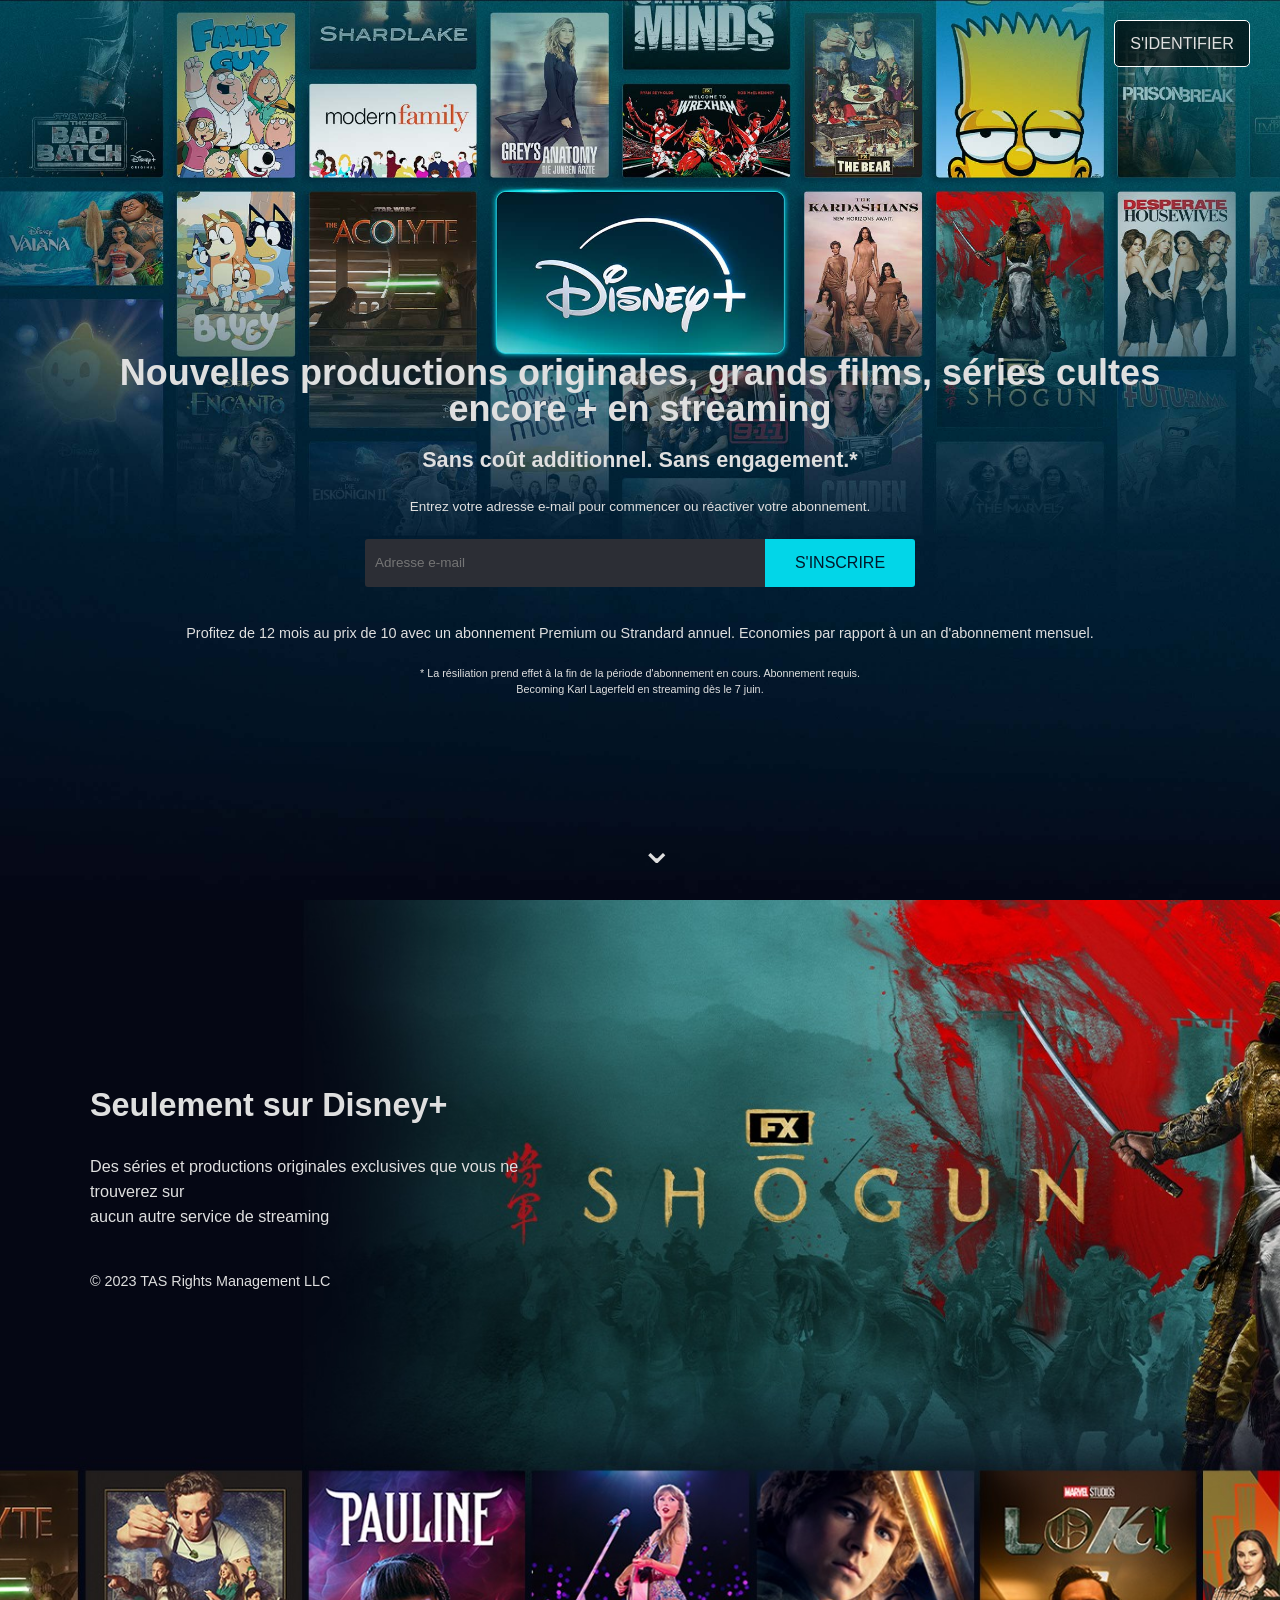
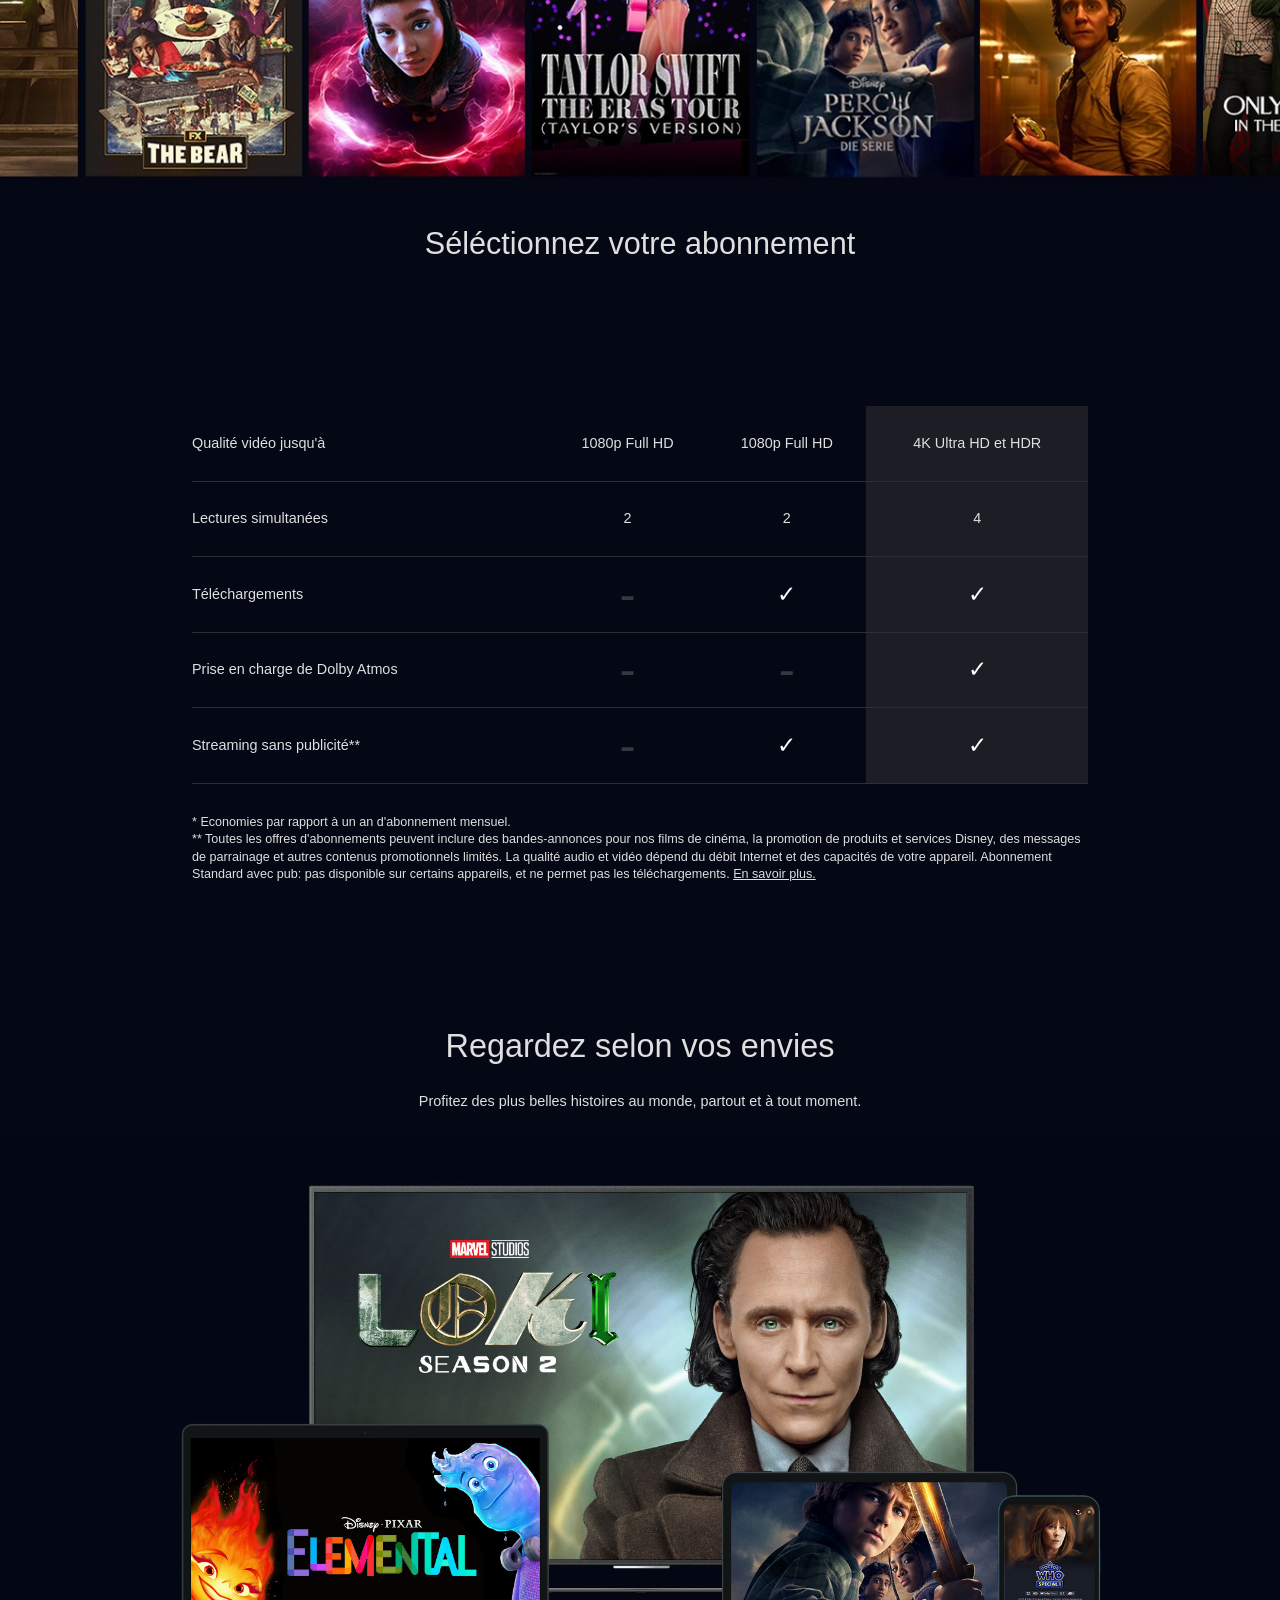
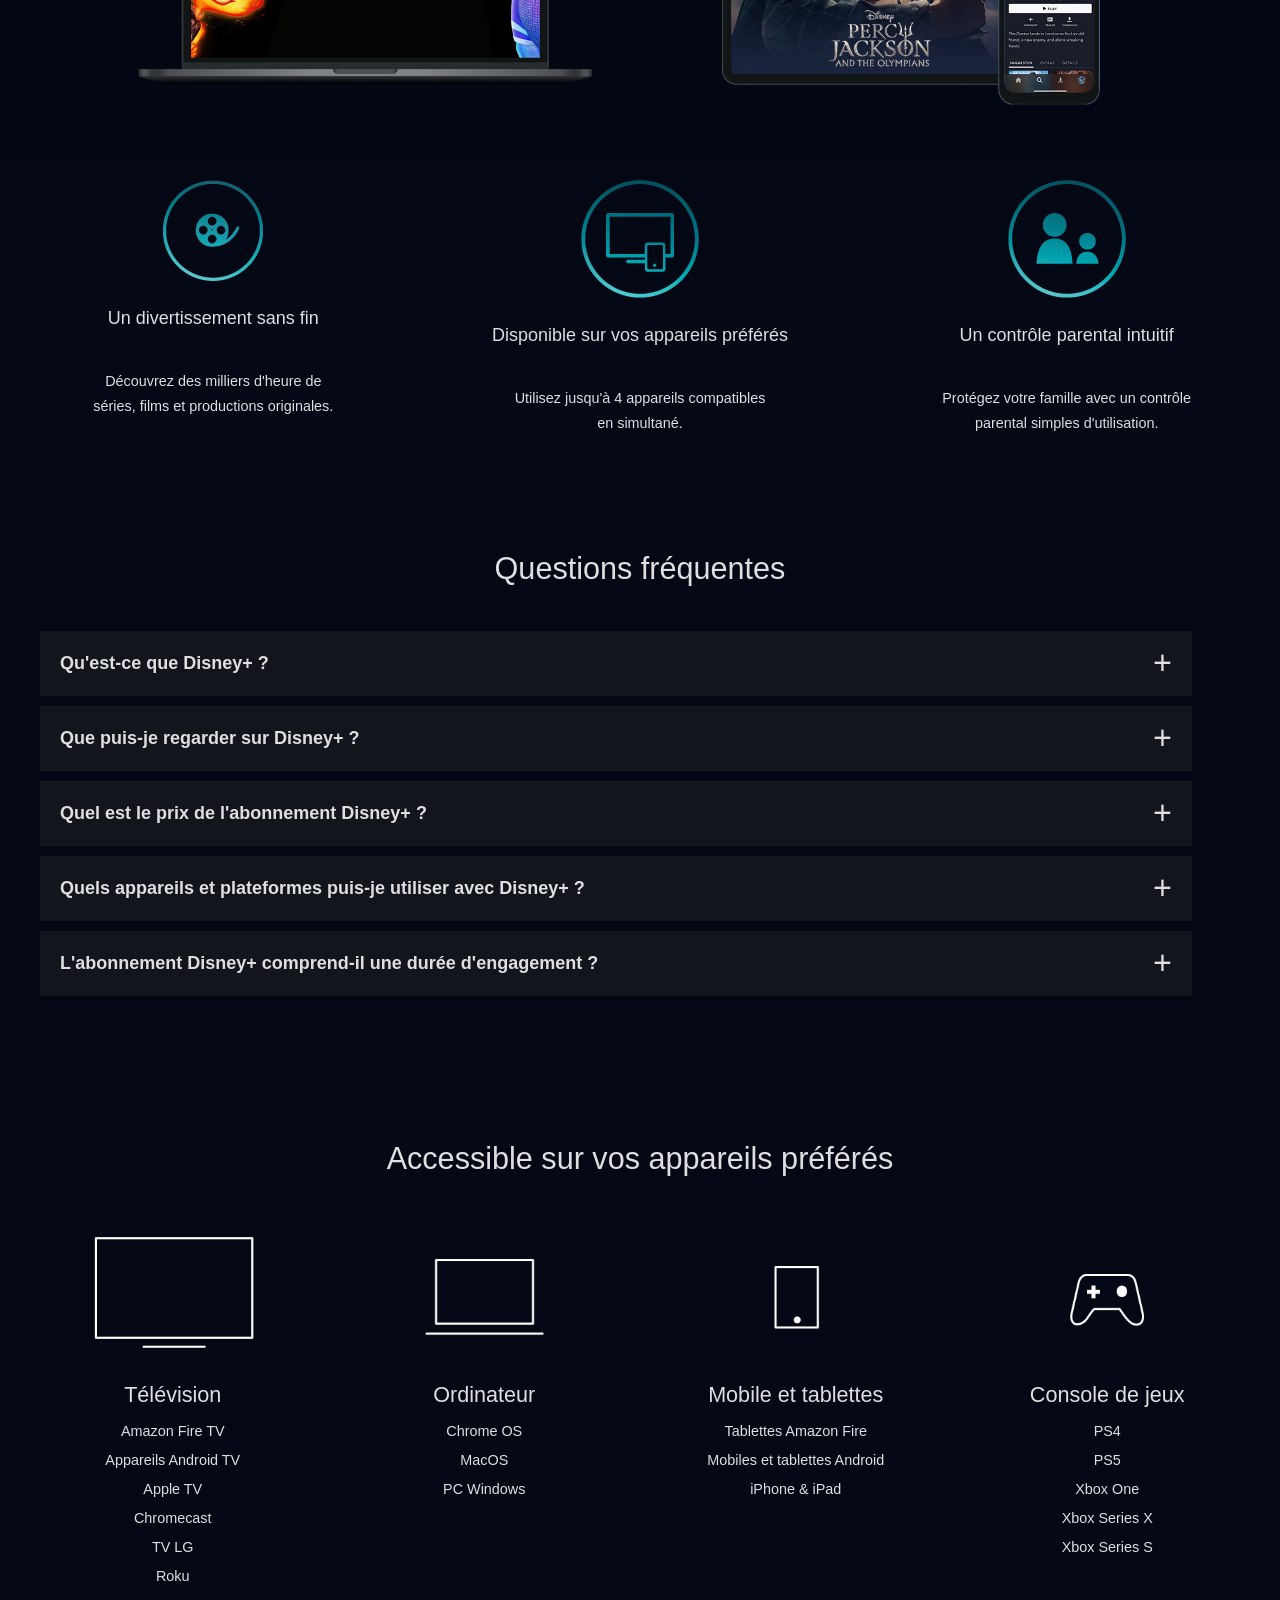
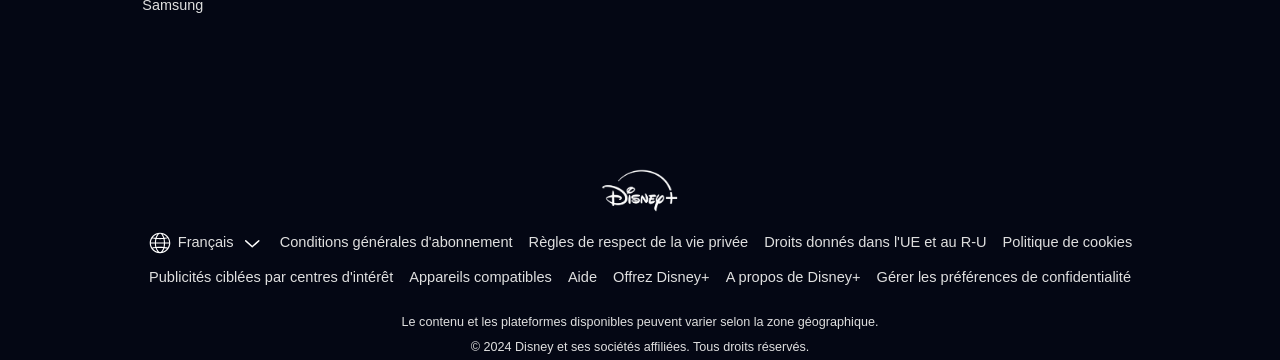
<file: index.html>
<!DOCTYPE html>
<html lang="fr">

<head>
    <meta charset="UTF-8">
    <meta name="viewport" content="width=device-width, initial-scale=1.0">
    <link rel="stylesheet" href="./css/normalize.css">
    <link rel="stylesheet" href="./css/style.css">
    <link rel="stylesheet" href="./css/style-tablette.css" media="screen and (min-width: 769px) and (max-width: 1024px)">
    <link rel="stylesheet" href="./css/style-telephone.css" media="screen and (max-width: 768px)">
    <link rel="stylesheet" href="./css/style-tres-petit-ecran.css" media="screen and (max-width: 500px)">
    <link rel="icon" href="./img/favicon-v2.ico" type="image/x-icon">
    <title>Disney+</title>
</head>

<body>
    <!-- ========================================
         SECTION PAGE D'ACCUEIL
         ======================================== -->
    <section class="page_accueil">
        <header class="header_disney">
            <a href="https://www.disneyplus.com/identity/login/enter-email" class="btn_identification">S'IDENTIFIER</a>
        </header>
        <div class="texte_central">
            <h1>Nouvelles productions originales, grands films, séries cultes <br> encore + en streaming</h1>
            <p class="engagement">Sans coût additionnel. Sans engagement.*</p>
            <p class="instruction">Entrez votre adresse e-mail pour commencer ou réactiver votre abonnement.</p>
            <form class="formulaire">
                <input type="email" name="champ_mail" id="id_mail" placeholder="Adresse e-mail" required>
                <button type="submit" class="btn_incription">S'INSCRIRE</button>
            </form>
            <p class="offre">Profitez de 12 mois au prix de 10 avec un abonnement Premium ou Strandard annuel.
                Economies
                par
                rapport à un an d'abonnement mensuel.</p>
            <div>
                <p class="note_bas">* La résiliation prend effet à la fin de la période d'abonnement en cours.
                    Abonnement requis.</p>
                <p class="note_bas">Becoming Karl Lagerfeld en streaming dès le 7 juin.</p>
            </div>

            <div class="fleche"><a href="#disney">⌄</a></div>
        </div>

    </section>

    <!-- ========================================
         SECTION DISNEY
         ======================================== -->
    <section class="section_disney" id="disney">
        <div class="div_disney">
            <h2>Seulement sur Disney+</h2>
            <p class="text_disney">Des séries et productions originales exclusives que vous ne trouverez sur <br>aucun
                autre
                service de
                streaming</p>
            <p class="copy">© 2023 TAS Rights Management LLC</p>
            <p class="img_tel"></p>
            <!-- Bloc vide utilisé uniquement comme support d'image en CSS sur mobile. -->
        </div>
    </section>

    <!-- ========================================
         SECTION ABONNEMENTS
         ======================================== -->
    <section class="abonnement">
        <div class="container_abonnement">
            <h3 class="titre_abonnement">Séléctionnez votre abonnement</h3>
            <div class="tableau_abonnement">
                <table>
                    <tbody>
                        <tr class="bouton_tel">
                            <th></th>
                            <td>STANDARD <br> AVEC PUB</td>
                            <td>STANDARD</td>
                            <td class="pre fin">PREMIUM</td>
                        </tr>
                        <tr class="prix_tel">
                            <th></th>
                            <td>5,99€ / mois</td>
                            <td>8,99€ / mois</td>
                            <td>11,99€ / mois</td>
                        </tr>
                        <tr class="text_abo_tel">
                            <td colspan="3">Profitez de 12 mois au prix de 10*</td>
                        </tr>
                                    <tr class="text_abo_tel">
                            <th>Profitez de 12 mois au prix de 10*</th>
                            <td class="trait">-</td>
                                    <!-- Lignes dupliquées pour la version mobile : le libellé passe au-dessus des valeurs. -->
                            <td class="prix">89,90€ / an</td>
                            <td class="prix fin">119,90€ / an</td>
                        </tr>

                        <tr>
                        <tr class="text_abo_tel">
                            <td colspan="3">Qualité vidéo jusqu'à</td>
                        </tr>
                        <th>Qualité vidéo jusqu'à</th>
                        <td>1080p Full HD</td>
                        <td>1080p Full HD</td>
                        <td class="fin">4K Ultra HD et HDR</td>
                        </tr>
                        <tr>
                        <tr class="text_abo_tel">
                            <td colspan="3">Lectures simultanées</td>
                        </tr>
                        <th>Lectures simultanées</th>
                        <td>2</td>
                        <td>2</td>
                        <td class="fin">4</td>
                        </tr>
                        <tr>
                        <tr class="text_abo_tel">
                            <td colspan="3">Téléchargements</td>
                        </tr>
                        <th>Téléchargements</th>
                        <td class="trait">-</td>
                        <td class="coche">✓</td>
                        <td class="coche fin">✓</td>
                        </tr>
                        <tr>
                        <tr class="text_abo_tel">
                            <td colspan="3">Prise en charge de Dolby Atmos</td>
                        </tr>
                        <th>Prise en charge de Dolby Atmos</th>
                        <td class="trait">-</td>
                        <td class="trait">-</td>
                        <td class="coche fin">✓</td>
                        </tr>
                        <tr>
                        <tr class="text_abo_tel">
                            <td colspan="3">Streaming sans publicité**</td>
                        </tr>
                        <th>Streaming sans publicité**</th>
                        <td class="trait">-</td>
                        <td class="coche">✓</td>
                        <td class="coche fin">✓</td>
                        </tr>
                    </tbody>
                </table>
            </div>
            <div class="note_bas_tableau">
                <p>* Economies par rapport à un an d'abonnement mensuel.<br>** Toutes les offres d'abonnements peuvent
                    inclure des bandes-annonces pour nos films de cinéma, la
                    promotion de produits et services Disney, des messages de parrainage et autres contenus
                    promotionnels limités. La qualité audio et vidéo dépend du débit Internet et des capacités de votre
                    appareil. Abonnement Standard avec pub: pas disponible sur certains appareils, et ne permet pas les
                    téléchargements. <a
                        href="https://help.disneyplus.com/?utm_source=disneyplus&utm_medium=web&utm_campaign=EMEA-comp-chart&utm_content=home-page">En
                        savoir plus.</a></p>
            </div>
        </div>
    </section>

    <!-- ========================================
         SECTION PUBLICITÉ & BÉNÉFICES
         ======================================== -->
    <section class="pub">
        <h2>Regardez selon vos envies</h2>
        <p>Profitez des plus belles histoires au monde, partout et à tout moment.</p>
        <div class="image_pub"><img src="./img/original.jpeg" alt="Photo Loki"></div>
        <div class="benef_ligne">
            <div class="benef_item">
                <img src="./img/logo-bobine-film.png" alt="logo bobine de film">
                <h3>Un divertissement sans fin</h3>
                <p>Découvrez des milliers d'heure de séries, films et productions originales.</p>
            </div>
            <div class="benef_item">
                <img src="./img/logo-ecran-couleur.png" alt="logo ecran">
                <h3>Disponible sur vos appareils préférés</h3>
                <p>Utilisez jusqu'à 4 appareils compatibles en simultané.</p>
            </div>
            <div class="benef_item">
                <img src="./img/original_9.png" alt="Logo contrôle parental">
                <h3>Un contrôle parental intuitif</h3>
                <p>Protégez votre famille avec un contrôle parental simples d'utilisation.</p>
            </div>
        </div>
    </section>

    <!-- ========================================
         SECTION FAQ
         ======================================== -->
    <section class="faq">
        <h3>Questions fréquentes</h3>
        <div class="contenu_faq">
            <div class="faq_item">
                <p class="faq_question">Qu'est-ce que Disney+ ?<span class="icon">+</span></p>
                <div class="faq_reponse">
                    <p>Disney+ est la destination des univers Disney,Pixar,Marvel,Star Wars,National
                        Geographic,Star et encore +.</p>
                </div>
            </div>
            <div class="faq_item">
                <p class="faq_question">Que puis-je regarder sur Disney+ ? <span class="icon">+</span></p>
                <div class="faq_reponse">
                    <p>Disney+ vous offre une collection d'histoires qui ne cesse de s'agrandir :</p>
                    <ul>
                        <li>Des séries et des films originaux exclusifs</li>
                        <li>Des classiques intemporels aux succès récents réalisés par Walt Disney Animation Studios
                        </li>
                        <li>Toujours plus de divertissement avec des comédies, des drames, des histoires inspirées de
                            faits
                            réels et tant d'autres contenus</li>
                        <li>Des histoires émouvantes et pour tous les âges animées par les talentueux artistes de Pixar
                        </li>
                        <li>Toute la sage Star Wars et une grande partie de l'univers cinématographique Marvel</li>
                        <li>Des documentaires National Geographic, sans oublier des productions spéciales et bien plus
                            encore</li>
                    </ul>
                </div>
            </div>
            <div class="faq_item">
                <p class="faq_question">Quel est le prix de l'abonnement Disney+ ? <span class="icon">+</span></p>
                <div class="faq_reponse">
                    <p>Vous pouvez choisir parmi trois niveaux d'abonnement à Disney+:</p>
                    <ul>
                        <li>Premium (11,99 €/mois ou 119,90 €/an): Résolution jusqu'à 4K Ultra HD et HDR. 4 lectures
                            simultanées. Téléchargements pour lecture hors ligne jusqu'à 10 appareils. Son Dolby Atmos
                            sur
                            les
                            contenus compatibles. Sans publicité.</li>
                        <li>Standard (8,99 €/mois ou 89,90 €/an): Résolution jusqu'à 1080p Full HD. 2 lectures
                            simultanées.
                            Téléchargements pour lecture hors ligne jusqu'à 10 appareils. Son surround 5.1 sur les
                            contenus
                            compatibles. Sans publicité.</li>
                        <li>Standard avec pub (5,99 €/mois): Résolution jusqu'à 1080p Full HD. 2 lectures simultanées.
                            Son
                            surround 5.1 sur les contenus compatibles.</li>
                    </ul>
                    <p>À la fin de votre période d'abonnement, votre abonnement sera renouvelé automatiquement pour la
                        même
                        période au tarif Premium alors en vigueur (actuellement ceux indiqués ci-dessus), sauf si vous
                        le
                        résiliez avant ou si vous sélectionnez une autre offre. <br><br>Vous pouvez également offrir un
                        an de Disney+ à un ami ou un membre de votre famille en cliquant
                        ici.</p>
                    <p class="disclaimer">Toutes les offres d'abonnements peuvent inclure des bandes-annonces pour nos
                        films de cinéma, la promotion de produits et services Disney, des messages de parrainage et
                        autres contenus promotionnels limités. La qualité audio et vidéo dépend du débit Internet et des
                        capacités de votre appareil.
                        Abonnement Standard avec pub: pas disponible sur certains appareils, et ne permet pas les
                        téléchargements. En savoir plus.</p>
                </div>
            </div>
            <div class="faq_item">
                <p class="faq_question">Quels appareils et plateformes puis-je utiliser avec Disney+ ? <span
                        class="icon">+</span></p>
                <div class="faq_reponse">
                    <p>Disney+ est accessible sur mobiles, navigateurs Web, consoles de jeux, décodeurs TV et TV
                        connectées. Cliquez ici pour retrouver la liste complète des appareils compatibles.</p>
                </div>
            </div>
            <div class="faq_item">
                <p class="faq_question">L'abonnement Disney+ comprend-il une durée d'engagement ? <span
                        class="icon">+</span></p>
                <div class="faq_reponse">
                    <p>Disney+ est sans engagement et vous pouvez annuler votre abonnement quand vous le souhaitez.
                        L'annulation sera effective à la fin de la période pour laquelle vous avez payé. Pour vous
                        désabonner, suivez ces 6 étapes:</p>
                    <ol>
                        <li>Identifiez-vous sur www.DisneyPlus.com</li>
                        <li>Sélectionnez votre profil</li>
                        <li>Sélectionnez Compte</li>
                        <li>Sélectionnez votre abonnement</li>
                        <li>Sélectionnez Résilier l'abonnement</li>
                        <li>Sélectionnez Continuer pour résilier</li>
                    </ol>
                    <p>Pour plus d'informations, cliquez ici.</p>
                </div>
            </div>
        </div>
    </section>

    <!-- ========================================
         SECTION APPAREILS COMPATIBLES
         ======================================== -->
    <section class="appareil">
        <h3>Accessible sur vos appareils préférés</h3>
        <div class="appareil_container">
            <div class="appareil_item">
                <img src="./img/logo-television.png" alt="Télévision" class="appareil_icon">
                <h3>Télévision</h3>
                <ul>
                    <li>Amazon Fire TV</li>
                    <li>Appareils Android TV</li>
                    <li>Apple TV</li>
                    <li>Chromecast</li>
                    <li>TV LG</li>
                    <li>Roku</li>
                    <li>Samsung</li>
                </ul>
            </div>
            <div class="appareil_item">
                <img src="./img/logo-ecran-ordinateur.png" alt="Ordinateur" class="appareil_icon">
                <h3>Ordinateur</h3>
                <ul>
                    <li>Chrome OS</li>
                    <li>MacOS</li>
                    <li>PC Windows</li>
                </ul>
            </div>
            <div class="appareil_item">
                <img src="./img/logo-tablet.png" alt="Mobile" class="appareil_icon">
                <h3>Mobile et tablettes</h3>
                <ul>
                    <li>Tablettes Amazon Fire</li>
                    <li>Mobiles et tablettes Android</li>
                    <li>iPhone & iPad</li>
                </ul>
            </div>
            <div class="appareil_item">
                <img src="./img/logo-manette.png" alt="Console" class="appareil_icon">
                <h3>Console de jeux</h3>
                <ul>
                    <li>PS4</li>
                    <li>PS5</li>
                    <li>Xbox One</li>
                    <li>Xbox Series X</li>
                    <li>Xbox Series S</li>
                </ul>
            </div>
        </div>
    </section>

    <!-- ========================================
         FOOTER
         ======================================== -->
    <footer>
        <div class="footer_container">
            <div class="footer_logo">
                <img src="./img/grand-logo-disney-plus.png" alt="logo Disney+" class="logo_disney_bas">
            </div>
            <div class="footer_liens">
                <ul>
                    <li class="language_item"><a href="" class="language_toggle">
                            <img src="./img/logo-planete.svg" alt="globe " class="planete"> Français
                            <img src="./img/logo-valide-noir.svg" alt="fleche language" class="arrow_language">
                        </a>
                        <!-- La liste imbriquée sert de menu déroulant pour changer de langue. -->
                        <ul class="language_liste">
                            <li><a href="./index.html">Français</a></li>
                            <li><a href="./index_en.html">Anglais</a></li>
                        </ul>
                    </li>
                    <li> <a href="https://www.disneyplus.com/fr-fr/legal/conditions-g%C3%A9n%C3%A9rales-d'abonnement">Conditions
                            générales d'abonnement</a></li>
                    <li> <a href="https://www.disneyplus.com/fr-fr/legal/r%C3%A8gles-de-respect-de-la-vie-priv%C3%A9e">Règles
                            de respect de la vie privée</a></li>
                    <li>
                        <a href="https://www.disneyplus.com/fr-fr/legal/droits-donn%C3%A9es-dans-l'ue-et-au-r-u">Droits
                            donnés dans l'UE et au R-U </a>
                    </li>
                    <li> <a href="https://www.disneyplus.com/fr-fr/legal/politique-de-cookies">Politique de cookies</a>
                    </li>

                </ul>
                <ul>
                    <li><a href="#">Publicités ciblées par centres d'intérêt</a></li>
                    <li><a
                            href="https://help.disneyplus.com/article/disneyplus-devices-supported/?utm_source=disneyplus&utm_medium=web&utm_campaign=unauthenticated-site-footer&utm_content=supported-devices">Appareils
                            compatibles</a></li>
                    <li> <a
                            href="https://help.disneyplus.com/?utm_source=disneyplus&utm_medium=web&utm_campaign=unauthenticated-site-footer&utm_content=home-page">Aide</a>
                    </li>
                    <li> <a href="https://www.disneyplus.com/fr-fr/welcome/gift-subscription">Offrez Disney+</a></li>
                    <li><a
                            href="https://help.disneyplus.com/article/disneyplus-introduction?utm_source=disneyplus&utm_medium=web&utm_campaign=unauthenticated-site-footer&utm_content=introduction">A
                            propos de Disney+</a></li>
                    <li><a href="https://www.disneyplus.com/fr-fr">Gérer les préférences de confidentialité</a></li>
                </ul>
            </div>
            <div class="copyright">
                <p>Le contenu et les plateformes disponibles peuvent varier selon la zone géographique.</p>
                <p>© 2024 Disney et ses sociétés affiliées. Tous droits réservés.</p>
            </div>
        </div>
    </footer>

    <!-- ========================================
         SCRIPTS
         ======================================== -->
    <script src="./js/faq.js"></script>
</body>

</html>
</file>
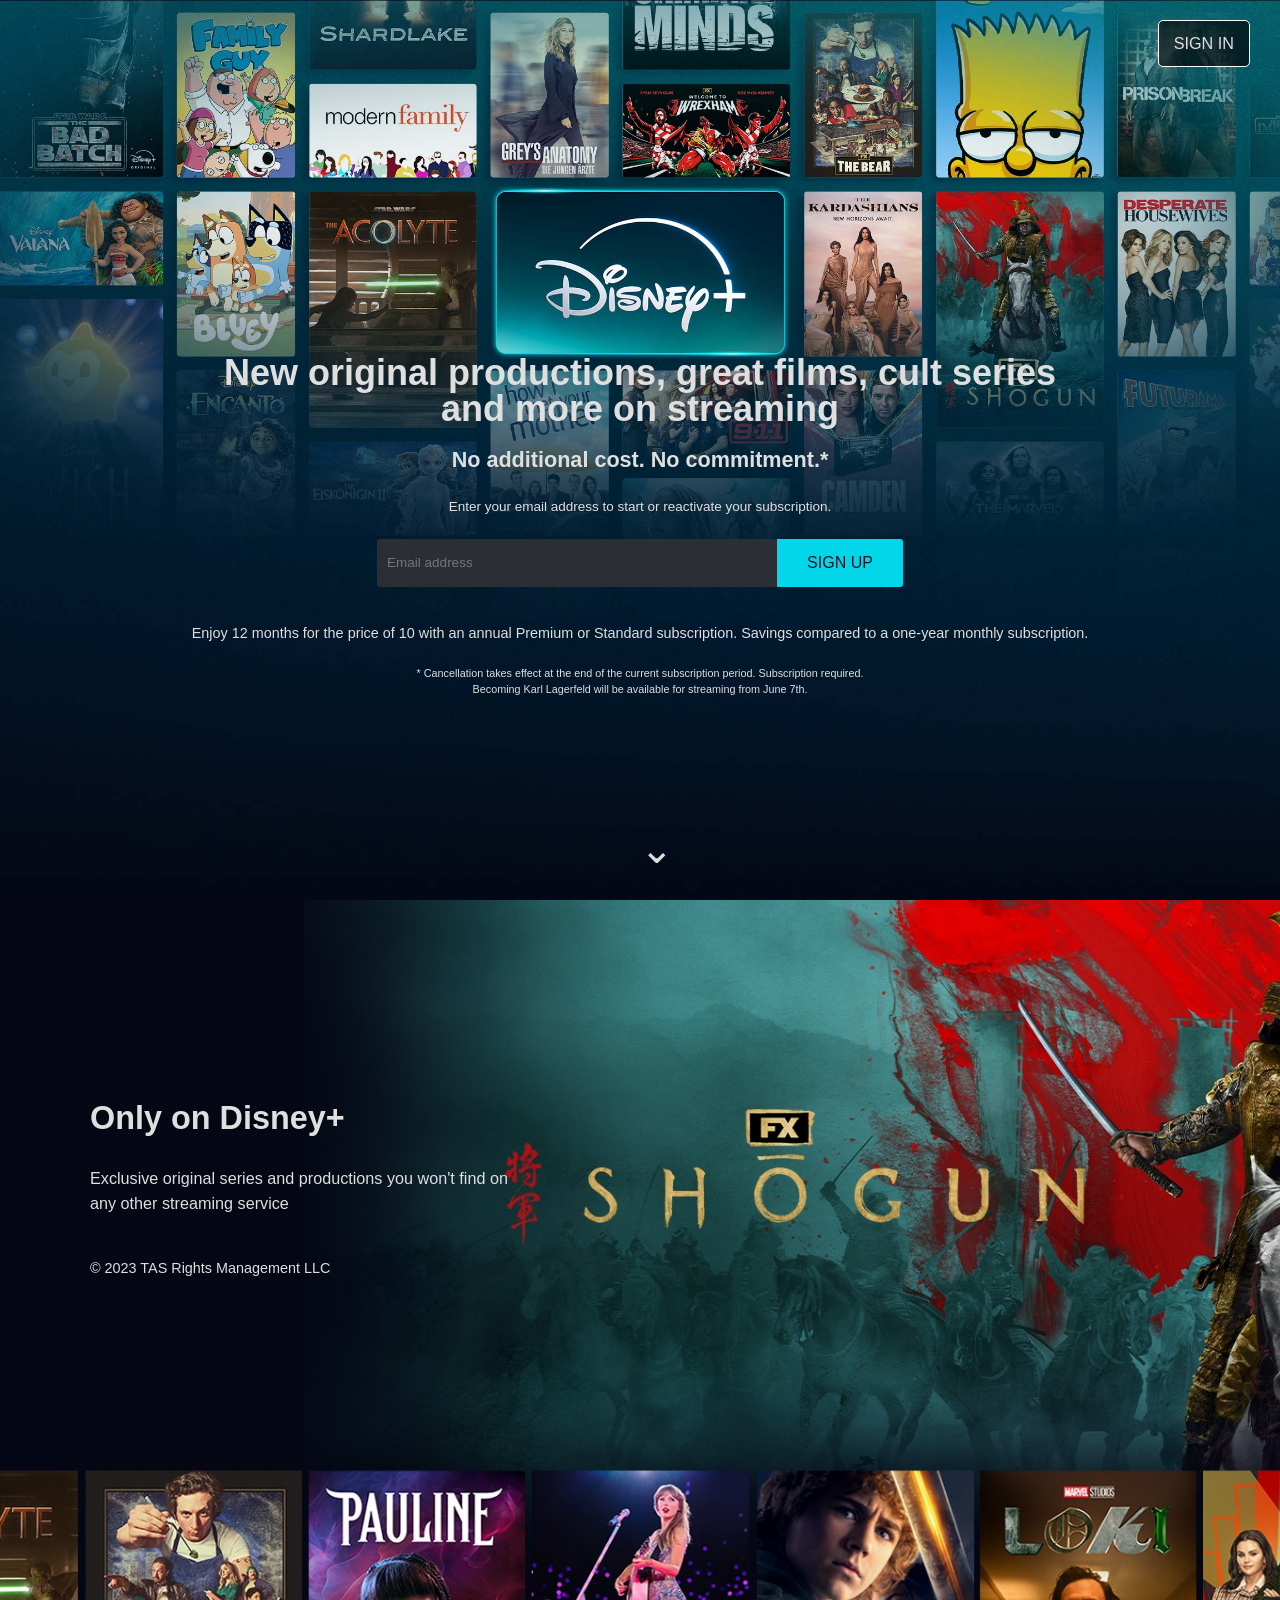
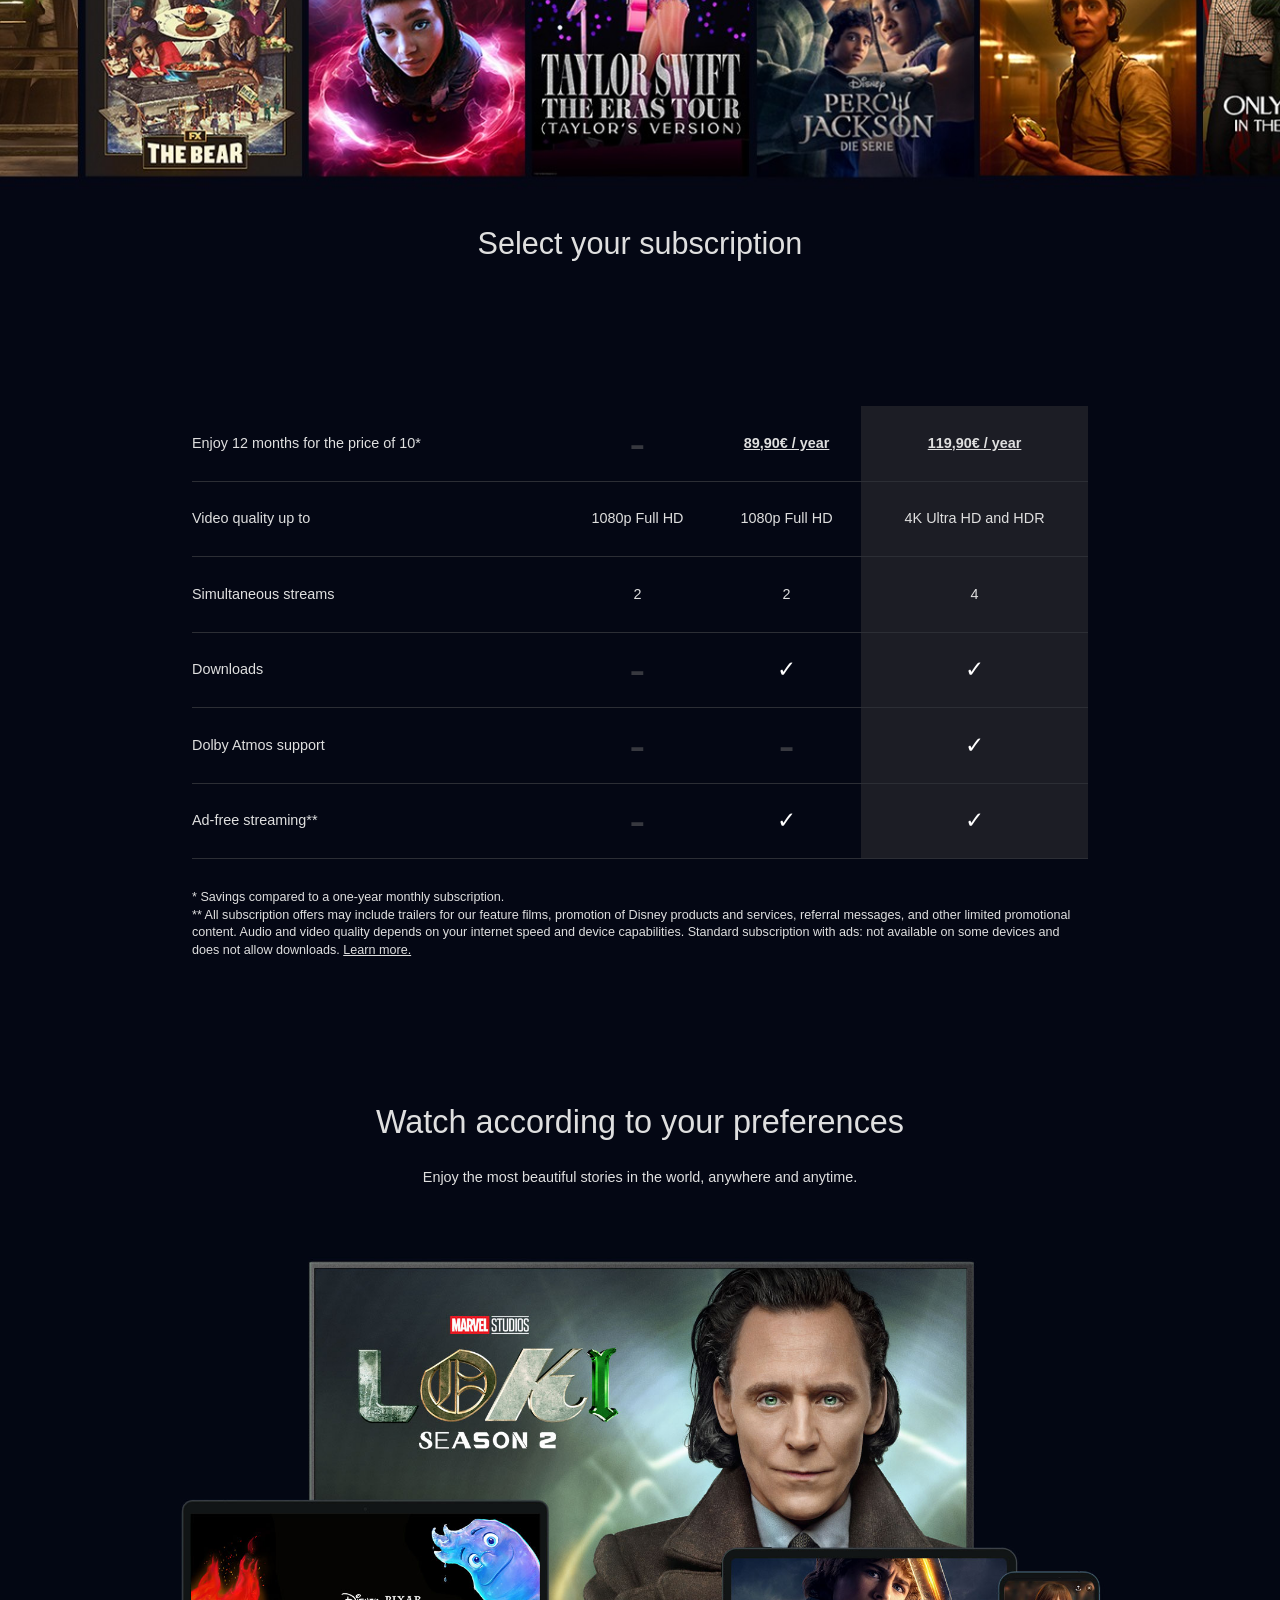
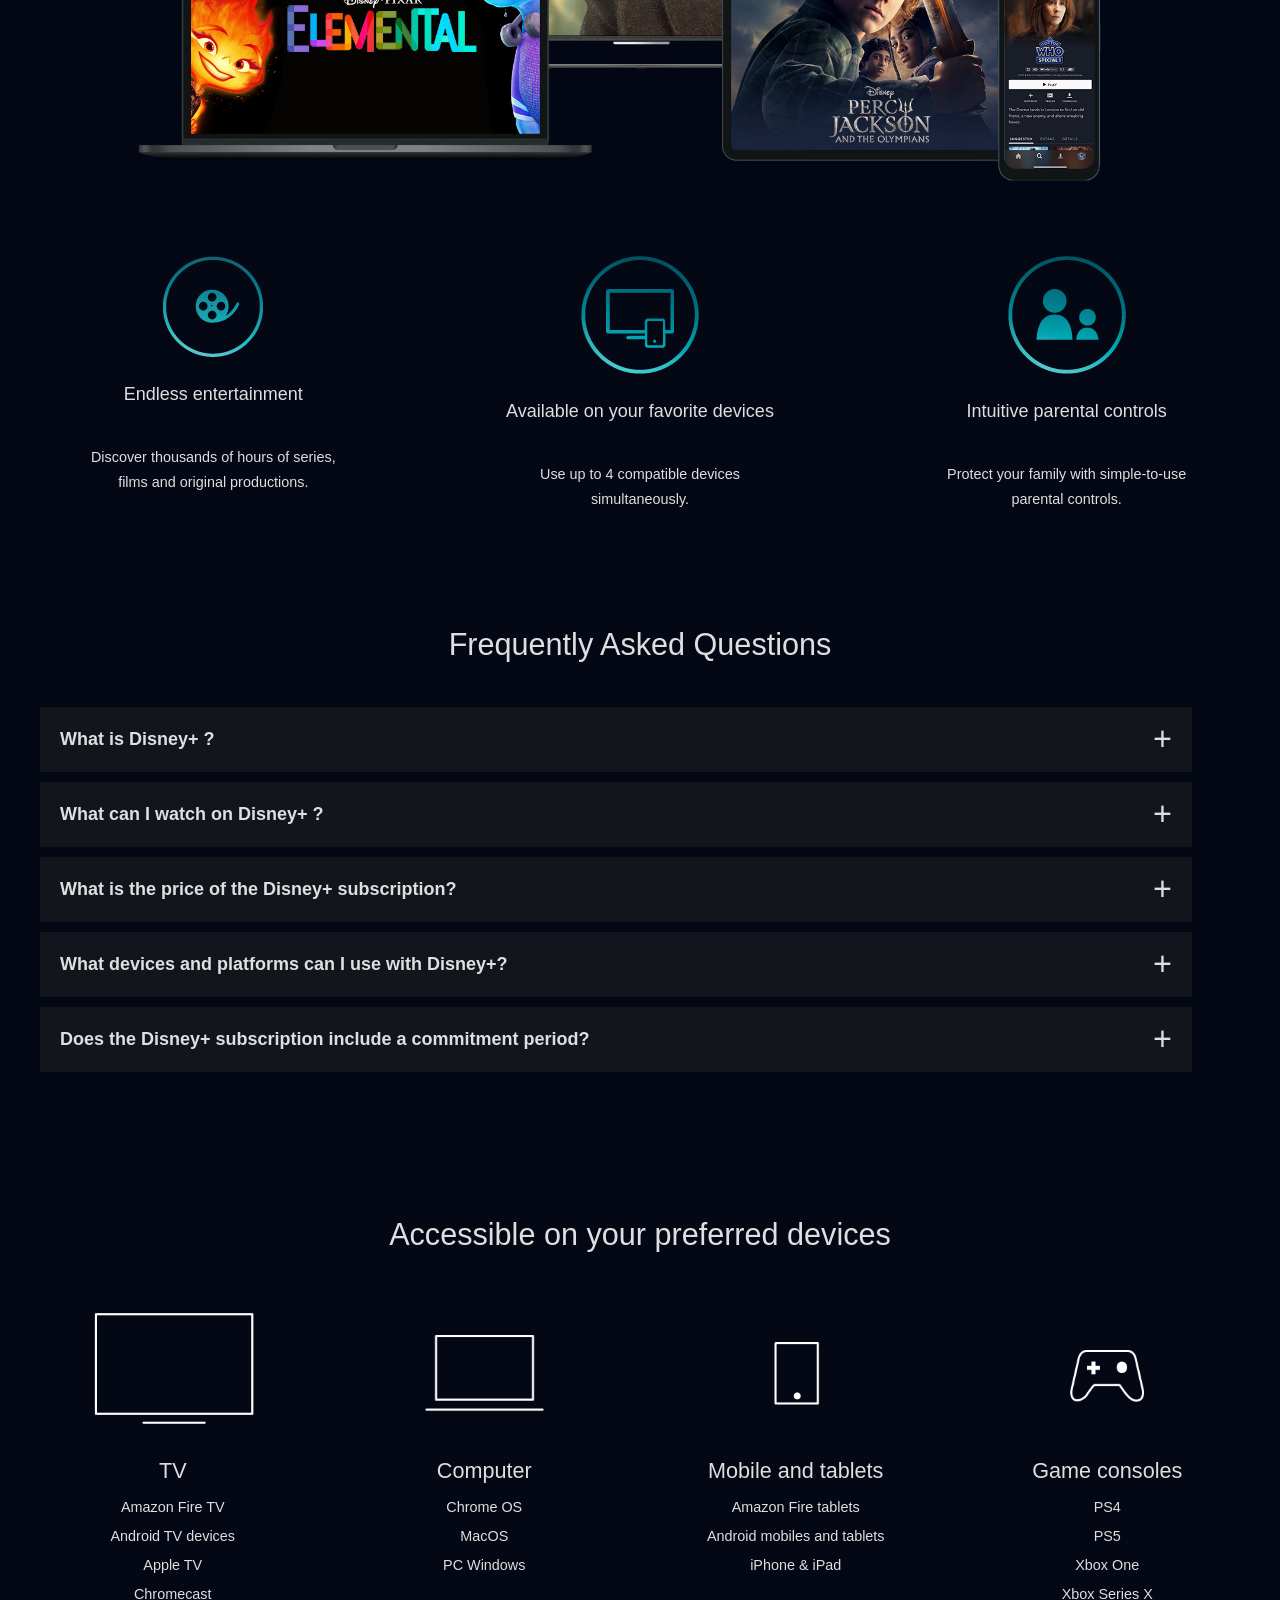
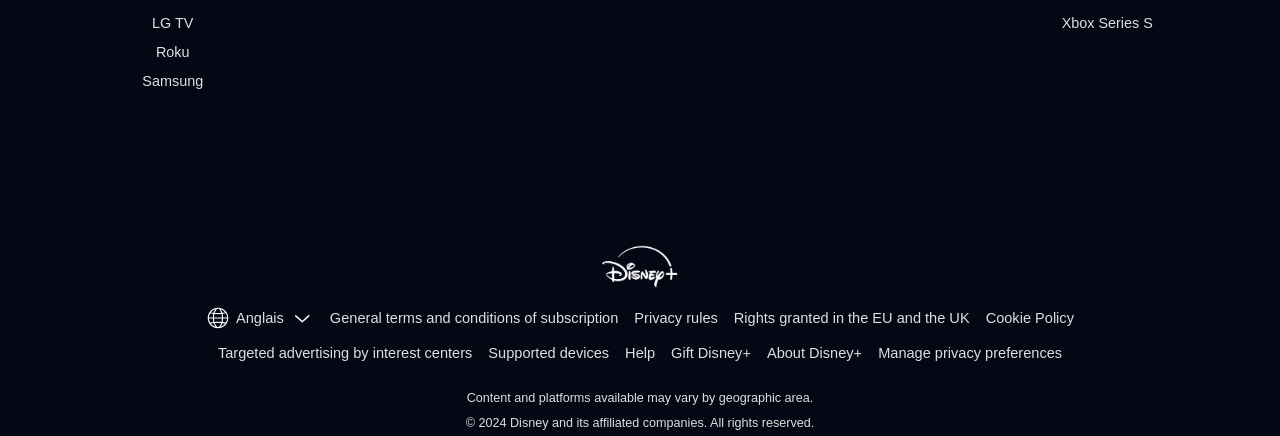
<file: index_en.html>
<!DOCTYPE html>
<html lang="en">

<head>
    <meta charset="UTF-8">
    <meta name="viewport" content="width=device-width, initial-scale=1.0">
    <link rel="stylesheet" href="./css/normalize.css">
    <link rel="stylesheet" href="./css/style.css">
    <link rel="stylesheet" href="./css/style-tablette.css" media="screen and (min-width: 769px) and (max-width: 1024px)">
    <link rel="stylesheet" href="./css/style-telephone.css" media="screen and (max-width: 768px)">
    <link rel="stylesheet" href="./css/style-tres-petit-ecran.css" media="screen and (max-width: 500px)">
    <link rel="icon" href="./img/favicon-v2.ico" type="image/x-icon">
    <title>Disney+</title>
</head>

<body>
        <!-- ========================================
            SECTION PAGE D'ACCUEIL
            ======================================== -->
    <section class="page_accueil">
        <header class="header_disney">
            <a href="https://www.disneyplus.com/identity/login/enter-email" class="btn_identification">SIGN IN</a>
        </header>
        <div class="texte_central">
            <h1>New original productions, great films, cult series <br> and more on streaming</h1>
            <p class="engagement">No additional cost. No commitment.*</p>
            <p class="instruction">Enter your email address to start or reactivate your subscription.</p>
            <form class="formulaire">
                <input type="email" name="champ_mail" id="id_mail" placeholder="Email address" required>
                <button type="submit" class="btn_incription">SIGN UP</button>
            </form>
            <p class="offre">Enjoy 12 months for the price of 10 with an annual Premium or Standard subscription.
                Savings compared to a one-year monthly subscription.</p>
            <div>
                <p class="note_bas">* Cancellation takes effect at the end of the current subscription period.
                    Subscription required.</p>
                <p class="note_bas">Becoming Karl Lagerfeld will be available for streaming from June 7th.</p>
            </div>

            <div class="fleche"><a href="#disney">⌄</a></div>
        </div>

    </section>

        <!-- ========================================
            SECTION DISNEY
            ======================================== -->
    <section class="section_disney" id="disney">
        <div class="div_disney">
            <h2>Only on Disney+</h2>
            <p class="text_disney">Exclusive original series and productions you won't find on <br> any other streaming
                service</p>
            <p class="copy">© 2023 TAS Rights Management LLC</p>
            <!-- Bloc vide utilisé uniquement comme support d'image en CSS sur mobile. -->
            <p class="img_tel"></p>
        </div>
    </section>

    <!-- ========================================
         SECTION ABONNEMENTS
         ======================================== -->
    <section class="abonnement">
        <div class="container_abonnement">
            <h3 class="titre_abonnement">Select your subscription</h3>
            <div class="tableau_abonnement">
                <table>
                    <tbody>
                        <tr class="bouton_tel">
                            <th></th>
                            <td>STANDARD <br> WITH ADS</td>
                            <td>STANDARD</td>
                            <td class="pre fin">PREMIUM</td>
                        </tr>
                        <tr class="prix_tel">
                            <th></th>
                            <td>5,99€ / month</td>
                            <td>8,99€ / month</td>
                            <td>11,99€ / month</td>
                        </tr>
                        <!-- Lignes dupliquées pour la version mobile : le libellé passe au-dessus des valeurs. -->
                        <tr class="text_abo_tel">
                            <td colspan="3">Enjoy 12 months for the price of 10*</td>
                        </tr>
                        <tr>
                            <th>Enjoy 12 months for the price of 10*</th>
                            <td class="trait">-</td>
                            <td class="prix">89,90€ / year</td>
                            <td class="prix fin">119,90€ / year</td>
                        </tr>

                        <tr>
                        <tr class="text_abo_tel">
                            <td colspan="3">Video quality up to</td>
                        </tr>
                        <th>Video quality up to</th>
                        <td>1080p Full HD</td>
                        <td>1080p Full HD</td>
                        <td class="fin">4K Ultra HD and HDR</td>
                        </tr>
                        <tr>
                        <tr class="text_abo_tel">
                            <td colspan="3">Simultaneous streams</td>
                        </tr>
                        <th>Simultaneous streams</th>
                        <td>2</td>
                        <td>2</td>
                        <td class="fin">4</td>
                        </tr>
                        <tr>
                        <tr class="text_abo_tel">
                            <td colspan="3">Downloads</td>
                        </tr>
                        <th>Downloads</th>
                        <td class="trait">-</td>
                        <td class="coche">✓</td>
                        <td class="coche fin">✓</td>
                        </tr>
                        <tr>
                        <tr class="text_abo_tel">
                            <td colspan="3">Dolby Atmos support</td>
                        </tr>
                        <th>Dolby Atmos support</th>
                        <td class="trait">-</td>
                        <td class="trait">-</td>
                        <td class="coche fin">✓</td>
                        </tr>
                        <tr>
                        <tr class="text_abo_tel">
                            <td colspan="3">Ad-free streaming**</td>
                        </tr>
                        <th>Ad-free streaming**</th>
                        <td class="trait">-</td>
                        <td class="coche">✓</td>
                        <td class="coche fin">✓</td>
                        </tr>
                    </tbody>
                </table>
            </div>
            <div class="note_bas_tableau">
                <p>* Savings compared to a one-year monthly subscription.<br>** All subscription offers may include
                    trailers for our feature films, promotion of Disney products and services, referral messages, and
                    other limited promotional content. Audio and video quality depends on your internet speed and device
                    capabilities. Standard subscription with ads: not available on some devices and does not allow
                    downloads. <a
                        href="https://help.disneyplus.com/?utm_source=disneyplus&utm_medium=web&utm_campaign=EMEA-comp-chart&utm_content=home-page">Learn
                        more.</a></p>
            </div>
        </div>
    </section>

        <!-- ========================================
            SECTION PUBLICITÉ & BÉNÉFICES
            ======================================== -->
    <section class="pub">
        <h2>Watch according to your preferences</h2>
        <p>Enjoy the most beautiful stories in the world, anywhere and anytime.</p>
        <div class="image_pub"><img src="./img/original.jpeg" alt="Photo Loki"></div>
        <div class="benef_ligne">
            <div class="benef_item">
                <img src="./img/logo-bobine-film.png" alt="logo bobine de film">
                <h3>Endless entertainment</h3>
                <p>Discover thousands of hours of series, films and original productions.</p>
            </div>
            <div class="benef_item">
                <img src="./img/logo-ecran-couleur.png" alt="logo ecran">
                <h3>Available on your favorite devices</h3>
                <p>Use up to 4 compatible devices simultaneously.</p>
            </div>
            <div class="benef_item">
                <img src="./img/original_9.png" alt="Logo contrôle parental">
                <h3>Intuitive parental controls</h3>
                <p>Protect your family with simple-to-use parental controls.</p>
            </div>
        </div>
    </section>

        <!-- ========================================
            SECTION FAQ
            ======================================== -->
    <section class="faq">
        <h3>Frequently Asked Questions</h3>
        <div class="contenu_faq">
            <div class="faq_item">
                <p class="faq_question">What is Disney+ ?<span class="icon">+</span></p>
                <div class="faq_reponse">
                    <p>Disney+ is the destination for all Disney, Pixar, Marvel, Star Wars, National
                        Geographic,Star and more.</p>
                </div>
            </div>
            <div class="faq_item">
                <p class="faq_question">What can I watch on Disney+ ? <span class="icon">+</span></p>
                <div class="faq_reponse">
                    <p>Disney+ offers a growing collection of stories:</p>
                    <ul>
                        <li>Exclusive original series and films</li>
                        <li>Timeless classics and recent successes from Walt Disney Animation Studios</li>
                        <li>Endless entertainment with comedies, dramas, stories inspired by real events and many other
                            contents</li>
                        <li>Moving stories for all ages animated by talented artists from Pixar
                        </li>
                        <li>The entire Star Wars saga and a large part of the Marvel Cinematic Universe</li>
                        <li>National Geographic documentaries, special productions, and much more.</li>
                    </ul>
                </div>
            </div>
            <div class="faq_item">
                <p class="faq_question">What is the price of the Disney+ subscription? <span class="icon">+</span></p>
                <div class="faq_reponse">
                    <p>You can choose among three subscription levels on Disney+:</p>
                    <ul>
                        <li>Premium (11,99 €/month or 119,90 €/year): Resolution up to 4K Ultra HD and HDR. 4
                            simultaneous
                            views. Downloads for offline viewing up to 10 devices. Dolby Atmos sound on compatible
                            content. No advertising.</li>
                        <li>Standard (8,99 €/month or 89,90 €/year): Resolution up to 1080p Full HD. 2 simultaneous
                            views.
                            Downloads for offline playback on up to 10 devices. 5.1 surround sound on compatible
                            content. Ad-free.</li>
                        <li>Standard with ads (5.99 €/month): Resolution up to 1080p Full HD. 2 simultaneous playbacks.
                            5.1 surround sound on compatible content.</li>
                    </ul>
                    <p>At the end of your subscription period, your subscription will automatically renew for the same
                        period at the then-current Premium rate (currently those listed above), unless you cancel it
                        beforehand or select a different offer.<br><br>You can also gift a year of Disney+ to a friend
                        or family member by clicking here.</p>
                    <p class="disclaimer">All subscription offers may include trailers for our feature films, promotion
                        of Disney products and services, referral messages, and other limited promotional content. Audio
                        and video quality depends on your internet speed and device capabilities. Standard subscription
                        with ads: not available on some devices and does not allow downloads. Learn more.</p>
                </div>
            </div>
            <div class="faq_item">
                <p class="faq_question">What devices and platforms can I use with Disney+? <span class="icon">+</span>
                </p>
                <div class="faq_reponse">
                    <p>Disney+ is accessible on mobiles, web browsers, gaming consoles, TV decoders and connected TVs.
                        Click here to find the complete list of compatible devices.</p>
                </div>
            </div>
            <div class="faq_item">
                <p class="faq_question">Does the Disney+ subscription include a commitment period?<span
                        class="icon">+</span></p>
                <div class="faq_reponse">
                    <p>Disney+ is without commitment and you can cancel your subscription whenever you want.
                        Cancellation will be effective at the end of the period for which you have paid. To cancel your
                        subscription, follow these 6 steps:</p>
                    <ol>
                        <li>Log in at www.DisneyPlus.com</li>
                        <li>Select your profile</li>
                        <li>Select Account</li>
                        <li>Select your subscription</li>
                        <li>Select Cancel subscription</li>
                        <li>Select Continue to cancel</li>
                    </ol>
                    <p>For more information, click here.</p>
                </div>
            </div>
        </div>
    </section>

        <!-- ========================================
            SECTION APPAREILS COMPATIBLES
            ======================================== -->
    <section class="appareil">
        <h3>Accessible on your preferred devices</h3>
        <div class="appareil_container">
            <div class="appareil_item">
                <img src="./img/logo-television.png" alt="TV" class="appareil_icon">
                <h3>TV</h3>
                <ul>
                    <li>Amazon Fire TV</li>
                    <li>Android TV devices</li>
                    <li>Apple TV</li>
                    <li>Chromecast</li>
                    <li>LG TV</li>
                    <li>Roku</li>
                    <li>Samsung</li>
                </ul>
            </div>
            <div class="appareil_item">
                <img src="./img/logo-ecran-ordinateur.png" alt="Computer" class="appareil_icon">
                <h3>Computer</h3>
                <ul>
                    <li>Chrome OS</li>
                    <li>MacOS</li>
                    <li>PC Windows</li>
                </ul>
            </div>
            <div class="appareil_item">
                <img src="./img/logo-tablet.png" alt="Mobile" class="appareil_icon">
                <h3>Mobile and tablets</h3>
                <ul>
                    <li>Amazon Fire tablets</li>
                    <li>Android mobiles and tablets</li>
                    <li>iPhone & iPad</li>
                </ul>
            </div>
            <div class="appareil_item">
                <img src="./img/logo-manette.png" alt="Console" class="appareil_icon">
                <h3>Game consoles</h3>
                <ul>
                    <li>PS4</li>
                    <li>PS5</li>
                    <li>Xbox One</li>
                    <li>Xbox Series X</li>
                    <li>Xbox Series S</li>
                </ul>
            </div>
        </div>
    </section>

    <!-- ========================================
         FOOTER
         ======================================== -->
    <footer>
        <div class="footer_container">
            <div class="footer_logo">
                <img src="./img/grand-logo-disney-plus.png" alt="logo Disney+" class="logo_disney_bas">
            </div>
            <div class="footer_liens">
                <ul>
                    <li class="language_item"><a href="" class="language_toggle">
                            <img src="./img/logo-planete.svg" alt="globe " class="planete"> Anglais
                            <img src="./img/logo-valide-noir.svg" alt="fleche language" class="arrow_language">
                        </a>
                        <!-- La liste imbriquée sert de menu déroulant pour changer de langue. -->
                        <ul class="language_liste">
                            <li><a href="./index.html">Français</a></li>
                            <li><a href="./index_en.html">Anglais</a></li>
                        </ul>
                    </li>
                    <li> <a href="https://www.disneyplus.com/fr-fr/legal/conditions-g%C3%A9n%C3%A9rales-d'abonnement">General
                            terms and conditions of subscription</a></li>
                    <li> <a href="https://www.disneyplus.com/fr-fr/legal/r%C3%A8gles-de-respect-de-la-vie-priv%C3%A9e">Privacy
                            rules</a></li>
                    <li>
                        <a href="https://www.disneyplus.com/fr-fr/legal/droits-donn%C3%A9es-dans-l'ue-et-au-r-u">Rights
                            granted in the EU and the UK</a>
                    </li>
                    <li> <a href="https://www.disneyplus.com/fr-fr/legal/politique-de-cookies">Cookie Policy</a>
                    </li>

                </ul>
                <ul>
                    <li><a href="#">Targeted advertising by interest centers</a></li>
                    <li><a
                            href="https://help.disneyplus.com/article/disneyplus-devices-supported/?utm_source=disneyplus&utm_medium=web&utm_campaign=unauthenticated-site-footer&utm_content=supported-devices">Supported
                            devices</a></li>
                    <li> <a
                            href="https://help.disneyplus.com/?utm_source=disneyplus&utm_medium=web&utm_campaign=unauthenticated-site-footer&utm_content=home-page">Help</a>
                    </li>
                    <li> <a href="https://www.disneyplus.com/fr-fr/welcome/gift-subscription">Gift Disney+</a></li>
                    <li><a
                            href="https://help.disneyplus.com/article/disneyplus-introduction?utm_source=disneyplus&utm_medium=web&utm_campaign=unauthenticated-site-footer&utm_content=introduction">About
                            Disney+</a></li>
                    <li><a href="https://www.disneyplus.com/fr-fr">Manage privacy preferences</a></li>
                </ul>
            </div>
            <div class="copyright">
                <p>Content and platforms available may vary by geographic area.</p>
                <p>© 2024 Disney and its affiliated companies. All rights reserved.</p>
            </div>
        </div>
    </footer>

    <!-- ========================================
         SCRIPTS
         ======================================== -->
    <script src="./js/faq.js"></script>
</body>

</html>
</file>
<file: css/style.css>
/* ========================================
   STYLES GÉNÉRAUX
   ======================================== */

* {
  font-family: Inspire, sans-serif;
  font-style: normal;
  font-weight: 400;
  color: rgb(223, 223, 223);
  font-size: 18px;
  line-height: 25px;
}

*,
*::before,
*::after {
  box-sizing: border-box;
}

html,
body {
  width: 100%;
  overflow-x: hidden;
}

body {
  background-color: #040714;
  margin: 0;
}

/* ========================================
   HEADER & NAVIGATION
   ======================================== */

.header_disney {
  display: flex;
  justify-content: flex-end;
  padding: 20px 30px;
}

#id_mail {
  padding: 10px;
  height: 48px;
  width: 400px;
  border: none;
  border-radius: 3px 0 0 3px;
  font-size: 0.75em;
  background-color: #2c2e35;
  margin: 0;
}

.btn_identification {
  text-decoration: none;
  background-color: #040404ac;
  display: inline-block;
  padding: 10px 15px;
  border: 1px solid white;
  border-radius: 5px;
  font-size: 0.9em;
}

/* ========================================
   PAGE D'ACCUEIL
   ======================================== */

/* Section d'accueil pleine hauteur avec image de fond et contenu centré verticalement. */
.page_accueil {
  background-image: url(../img/original_2.jpeg);
  background-size: cover;
  background-repeat: no-repeat;
  background-position: center;
  min-height: 100vh;
  position: relative;
  background-color: rgba(0, 0, 0, 0.4);
  display: flex;
  flex-direction: column;
}

.texte_central {
  display: flex;
  flex-direction: column;
  justify-content: center;
  align-items: center;
  text-align: center;
  padding: 0 20px;
  margin-top: 70px;
  flex: 1;
}

.texte_central h1 {
  font-size: 2em;
  font-weight: 600;
  line-height: 1em;
  margin: 0;
}

.engagement {
  font-size: 1.2em;
  margin-top: 20px;
  font-weight: 600;
}

.instruction {
  font-size: 0.75em;
  font-weight: 200;
  margin: 0;
  padding: 0;
}

.formulaire {
  display: flex;
  flex-direction: row;
  gap: 0;
  justify-content: center;
  align-items: stretch;
  flex-wrap: nowrap;
  /* Garde le formulaire fluide sans dépasser 640px sur grand écran. */
  width: min(92%, 640px);
  margin: 20px auto;
}

#id_mail {
  padding: 10px;
  height: 48px;
  width: 100%;
  max-width: 400px;
  min-width: 0;
  flex: 1 1 auto;
  border: none;
  border-radius: 3px 0 0 3px;
  font-size: 0.75em;
  background-color: #2c2e35;
  margin: 0;
}

.btn_incription {
  background-color: #02d6e8;
  border: none;
  font-size: 16px;
  color: #02172a;
  padding: 8px 30px;
  white-space: nowrap;
  font-weight: 450;
  border-radius: 0 3px 3px 0;
  margin: 0;
  cursor: pointer;
}

.offre {
  font-size: 0.8em;
  font-weight: 200;
}

.note_bas {
  font-size: 0.6em;
  line-height: 0.4em;
  font-weight: 100;
}

/* Flèche positionnée en absolu pour rester ancrée en bas du hero sur grand écran. */
.fleche {
  position: absolute;
  left: 50%;
  bottom: 30px;
}

.fleche a {
  font-size: 2.2em;
  text-decoration: none;
}

.fleche:hover {
  animation: bounce 3s infinite;
}

@keyframes bounce {

  0%,
  100% {
    transform: translateY(0);
  }

  50% {
    transform: translateY(10px);
  }
}

/* ========================================
   SECTION DISNEY
   ======================================== */

.section_disney {
  background-image: url(../img/original_4.jpeg);
  background-size: cover;
  background-repeat: no-repeat;
  background-position: center;
  min-height: 100vh;
  position: relative;
  display: flex;
  align-items: center;
}

.section_disney h2 {
  text-align: left;
  margin: 0;
  font-size: 1.8em;
  line-height: 1.1;
  font-weight: bold;
  margin-bottom: 30px;
}

.text_disney {
  font-size: 0.9em;
  font-weight: 100;
  margin: 0;
  padding: 0;
}

.copy {
  font-size: 0.8em;
  font-weight: 100;
  margin-top: 40px;
}

.div_disney {
  max-width: 600px;
  padding: 0 50px;
  /* Décale le bloc pour l'aligner visuellement avec l'image de fond. */
  transform: translate(40px, -150px);
}

/* ========================================
   TABLEAU DES ABONNEMENTS
   ======================================== */

.titre_abonnement {
  text-align: center;
  font-size: 1.7em;
  margin-bottom: 150px;
}

.bouton_tel,
.prix_tel {
  display: none;
}

.text_abo_tel {
  display: none;
}

table,
td {
  border-bottom: 1px solid #2c2e35;
  border-collapse: collapse;

  text-align: center;
  font-weight: 200;
  font-size: 0.8em;
  margin: 0 auto;
}

th {
  border-bottom: 1px solid #2c2e35;
  border-collapse: collapse;
  font-weight: 200;
  font-size: 0.8em;
  text-align: left;
}

table,
tbody,
td,
th {
  padding: 25px 0px;
}

table {
  width: 70%;
}

.fin {
  background-color: #292a2ea9;
}

.prix {
  font-weight: bold;
  text-decoration: underline;
}

.trait {
  font-size: 2.7em;
  color: #37383f;
}

.coche {
  font-size: 1.3em;
  color: #ffffff;
}

.note_bas_tableau {
  text-align: left;
  width: 70%;
  margin: 0 auto;
  margin-bottom: 150px;
}

.note_bas_tableau p {
  font-size: 0.7em;
  font-weight: 100;
  line-height: 1.4em;
  margin: 0;
  padding: 0;
  margin-top: 30px;
}

.note_bas_tableau p+p {
  /* Cible uniquement les paragraphes qui suivent un autre paragraphe. */
  margin-top: 8px;
}

.note_bas_tableau p a {
  font-size: 1em;
  line-height: inherit;
  font-weight: inherit;
}

/* ========================================
   SECTION PUBLICITÉ & BÉNÉFICES
   ======================================== */

.pub {
  align-items: center;
  text-align: center;
  margin-bottom: 100px;
}

.pub h2 {
  font-size: 1.8em;
  margin-bottom: 10px;
}

.pub p {
  font-size: 0.8em;
  font-weight: 100;
  margin: 0;
  padding: 20px;
}

.image_pub {
  display: flex;
  justify-content: center;
  align-items: center;
}

.image_pub img {
  margin: 0 auto;
  height: auto;
  width: 100%;
  max-width: 1300px;
}

/* Ligne flexible qui passe de plusieurs colonnes à une pile verticale selon l'écran. */
.benef_ligne {
  display: flex;
  flex-direction: row;
  justify-content: space-around;
  align-items: flex-start;
  flex-wrap: wrap;
  height: auto;
  padding-top: 24px;
}

.benef_item {
  text-align: center;
  width: 300px;
}

/* ========================================
   SECTION FAQ
   ======================================== */

.faq {
  margin-bottom: 150px;
}

.faq h3 {
  text-align: center;
  font-size: 1.7em;
  font-weight: 400;
  margin-bottom: 50px;
}

.contenu_faq .faq_item {
  background-color: #13151d;
  margin: 0 0 10px 40px;
  width: 90%;
}

.contenu_faq p {
  padding: 20px;
  margin: 0;
  display: flex;
  justify-content: space-between;
  align-items: center;
}

.contenu_faq .faq_question {
  cursor: pointer;
}

/* Réponse masquée par défaut, révélée seulement quand la classe active est posée par le JS. */
.contenu_faq .faq_reponse {
  display: none;
  margin-top: 0;
  padding-top: 0px;
  line-height: 1.5;
  background-color: transparent;
  padding-bottom: 10px;
}

.contenu_faq .faq_reponse p {
  font-size: 0.85em;
  margin: 0;
  padding: 5 20px;
}

.faq_question {
  font-weight: 600;
  font-size: 1em;
}

.contenu_faq .faq_reponse li {
  font-size: 0.85em;
  padding: 5px;
  margin-left: 30px;
}

.contenu_faq .faq_reponse .disclaimer {
  font-size: 0.6em;
  line-height: 1.45;
}

.contenu_faq .faq_reponse ul {
  margin: auto;
}

.contenu_faq .faq_item.active .faq_reponse {
  display: block;
}

.contenu_faq .faq_item.active .faq_question {
  padding-bottom: 8px;
}

.contenu_faq .icon {
  margin-left: 16px;
  font-size: 1.8em;
}

/* Étire légèrement le symbole pour que le "-" reste visuellement centré dans la ligne. */
.contenu_faq .faq_item.active .icon {
  font-size: 1.9em;
  line-height: 1;
  display: inline-block;
  transform: scaleX(1.6);
}

/* ========================================
   SECTION APPAREILS
   ======================================== */

.appareil {
  margin-bottom: 150px;
}

.appareil h3 {
  text-align: center;
  font-size: 1.7em;
  font-weight: 400;
  margin-bottom: 50px;
}

.appareil ul {
  list-style: none;
  margin: 0;
  padding: 0;
}

.appareil li {
  text-align: center;
  font-size: 0.8em;
  margin: 0;
  padding: 0;
  font-weight: 100;
}

.appareil_item {
  display: flex;
  flex-direction: column;
  align-items: center;
  text-align: center;
}

.appareil_item h3 {
  text-align: center;
  margin: 0 auto 12px;
  font-size: 1.2em;
}

.appareil_item ul {
  width: 100%;
  margin: 0;
  padding: 0;
  display: flex;
  flex-direction: column;
  align-items: center;
  gap: 4px;
}

.appareil_container {
  display: grid;
  /* Crée autant de colonnes que possible, avec un minimum de 350px par carte. */
  grid-template-columns: repeat(auto-fit, minmax(350px, 1fr));
  gap: 50px;
  width: 95%;
  max-width: 1600px;
  margin: 0 auto;
}

.appareil_icon {
  width: 100%;
  height: auto;
  margin: 0 auto 20px;
}

/* ========================================
   FOOTER
   ======================================== */

.logo_disney_bas {
  width: 120px;
}

.footer_logo {
  text-align: center;
}

.footer_logo img {
  width: 80px;
}

.footer_liens>ul {
  list-style: none;
  display: flex;
  flex-wrap: nowrap;
  justify-content: center;
  gap: 16px;
  margin: 10px auto;
  padding: 0;
}

.footer_liens li,
.footer_liens a {
  font-size: 0.9em;
  font-weight: 100;
}

.footer_liens a {
  text-decoration: none;
  display: flex;
  align-items: center;
  gap: 6px;
}

.language_item {
  position: relative;
}

/* Menu déroulant superposé au footer, masqué tant qu'il n'est pas survolé. */
.language_liste {
  display: none;
  position: absolute;
  top: 100%;
  left: 0;
  margin: 0;
  padding: 8px 30px;
  list-style: none;
  background-color: #040714;
  border: 1px solid #2c2e35;
  z-index: 10;
  flex-direction: column;
  gap: 6px;
}

.language_liste a {
  white-space: nowrap;
}

.language_item:has(.planete:hover) .language_liste,
.language_item:has(.language_liste:hover) .language_liste {
  /* :has permet de garder le menu ouvert tant que l'icône ou la liste est survolée. */
  display: flex;
}

.language_toggle:hover+.language_liste,
.language_item:hover .language_liste {
  display: flex;
}

.footer_liens a img {
  height: 24px;
  width: auto;
  display: block;
}

.planete {
  filter: invert(1);
}

.arrow_language {
  filter: invert(1);
}

.copyright {
  margin-top: 20px;
}

.copyright p {
  text-align: center;
  font-size: 0.7em;
  font-weight: 100;
  margin: 0;
}

/* ========================================
   STYLES PC (1025px et +)
   ======================================== */

@media (min-width: 1025px) {
  .appareil_container {
    grid-template-columns: repeat(4, 1fr);
    gap: 30px;
  }
}

/* Les autres styles responsives sont répartis dans des fichiers dédiés :
   style-tablette.css, style-telephone.css et style-tres-petit-ecran.css. */
</file>
<file: css/style-tablette.css>
/* ========================================
   STYLES TABLETTE (769px - 1024px)
   ======================================== */

.fleche {
  position: static;
}

table {
  width: 95%;
}

.texte_central {
  margin-top: 190px;
}

.section_disney {
  background-size: 100% auto;
  background-position: right center;
  background-color: #040714;
  min-height: 70vh;
}

.div_disney {
  margin-top: 170px;
  max-width: 600px;
  padding: 0px 250px 0px 0px;
}

.titre_abonnement {
  margin-bottom: 40px;
  font-size: 2.5em;
  font-weight: bold;
}

.bouton_tel,
.prix_tel {
  display: table-row;
}

.bouton_tel>th {
  border-bottom: transparent;
}

.bouton_tel>td {
  background-color: #215e66;
  border-top: 1px solid #2c2e35;
  border-bottom: transparent;
  padding: 10px 14px 6px;
  min-width: 170px;
  /* Le fond ne remplit pas la zone de bordure, ce qui conserve l'effet de pastille. */
  background-clip: content-box;
  border-radius: 20px;
  font-size: 0.8em;
  font-weight: bold;
}

.bouton_tel>.pre {
  background-color: #02d6e8;
  color: black;
  font-weight: 700;
}

.prix_tel>td {
  border-bottom: 1px solid white;
  padding-top: 4px;
}

.prix_tel>th {
  border: transparent;
}

.note_bas_tableau {
  width: 90%;
  margin: 0 auto;
  padding-bottom: 70px;
}

.pub h2 {
  font-size: 2em;
  font-weight: bold;
}

.appareil_container {
  grid-template-columns: repeat(4, 1fr);
  gap: 16px;
}

.benef_ligne {
  flex-wrap: nowrap;
  justify-content: space-around;
}

.benef_item {
  width: auto;
  flex: 1;
  max-width: 280px;
  font-size: 1.3em;
  font-weight: bold;
}

.benef_item h3 {
  font-size: 1.3em;
  line-height: 1em;
  font-weight: bold;
}

.faq h3 {
  margin-top: 0px;
  font-size: 2.3em;
  font-weight: bold;
}

.appareil>h3 {
  margin-top: 0px;
  font-size: 2em;
  font-weight: bold;
}

.appareil_item h3 {
  font-size: 1.5em;
  font-weight: bold;
}

.footer_liens>ul {
  flex-wrap: wrap;
  overflow-x: hidden;
  justify-content: center;
}

.footer_liens li {
  white-space: normal;
}
</file>
<file: css/style-telephone.css>
/* ========================================
   STYLES TELEPHONE (max 768px)
   ======================================== */

.titre_abonnement {
  font-size: 3em;
  margin-bottom: 40px;
  font-weight: bold;
  line-height: 1em;
}

.texte_central h1,
.pub h2,
.faq h3,
.appareil h3 {
  font-size: 3em;
  line-height: 1em;
  font-weight: bold;
}

.appareil_item {
  font-size: 1.7em;
}

.appareil_item ul {
  font-size: 0.7em;
  font-weight: bold;
}

.benef_item h3 {
  font-size: 2em;
  font-weight: bold;
  line-height: 1.4em;
}

.page_accueil {
  background-position: center top;
  background-size: 100%;
  background-color: #040714;
}

.section_disney {
  background-image: none !important;
  background-color: #040714 !important;
  justify-content: center;
}

.div_disney {
  transform: none;
  max-width: 100%;
  padding: 0 20px;
  text-align: center;
}

.section_disney h2,
.text_disney,
.copy {
  text-align: center;
}

.text_disney br {
  display: none;
}

.section_disney h2 {
  font-size: 3em;
  padding-left: 20px;
  padding-right: 20px;
  margin-top: 40px;
}

.section_disney .text_disney {
  font-size: 2em;
  line-height: 1.3em;
}

.formulaire {
  flex-direction: column;
  gap: 10px;
  /* Même logique que sur desktop, avec une borne plus étroite pour mobile. */
  width: min(92%, 460px);
}

#id_mail {
  max-width: none;
  box-sizing: border-box;
  border-radius: 3px;
  height: auto;
  min-height: 56px;
  padding: 14px 12px;
}

.btn_incription {
  width: 100%;
  border-radius: 3px;
  min-height: 56px;
  padding: 14px 16px;
}

.offre {
  font-size: 1.4em;
  line-height: 1.4;
  margin: 12px auto 0;
  /* Empêche les lignes trop longues tout en restant responsive. */
  max-width: min(92%, 660px);
  text-align: center;
}

.note_bas {
  font-size: 0.9em;
  line-height: 1.35;
  margin: 20px auto 0;
  max-width: min(92%, 660px);
  text-align: center;
}

.note_bas+.note_bas {
  margin-top: 2px;
}

.fleche {
  position: static;
  margin-top: 14px;
}

.fleche a {
  display: inline-block;
  font-size: 1.8em;
  line-height: 1;
}

/* Image décorative injectée uniquement sur mobile pour remplacer le fond retiré de la section. */
.img_tel {
  background-image: url(../img/original_3.jpeg);
  background-size: cover;
  background-repeat: no-repeat;
  background-position: center;
  width: min(100%, 560px);
  height: 450px;
  margin: 90px auto 0;
}

.benef_ligne {
  flex-direction: column;
  align-items: center;
}

.benef_item {
  width: min(90%, 500px);
}

.benef_item p {
  font-size: 1.3em;
  line-height: 1.4em;
}

.bouton_tel,
.prix_tel {
  display: table-row;
}

.bouton_tel>th {
  border-bottom: transparent;
}

.bouton_tel>td {
  background-color: #215e66;
  border-top: 1px solid #2c2e35;
  border-bottom: transparent;
  padding: 10px 14px 6px;
  min-width: 170px;
  border-radius: 20px;
  font-size: 0.8em;
  font-weight: bold;
}

.bouton_tel>.pre {
  background-color: #02d6e8;
  color: black;
  font-weight: 700;
}

.prix_tel>td {
  border-bottom: 1px solid white;
  padding-top: 4px;
}

.text_abo_tel {
  display: table-row;
}

.text_abo_tel>td {
  border-bottom: transparent;
  padding: 10px 4px 10px;
}

table td {
  padding: 0px 0px 15px;
}

table {
  border-spacing: 8px 0;
  width: 50%;
  border-collapse: separate;
}

tbody th {
  display: none;
}

.note_bas_tableau {
  max-width: 80%;
  padding-bottom: 70px;
}

.fin {
  background-color: transparent;
}

.contenu_faq .faq_item {
  margin: 0 0 10px 40px;
  width: 85%;
  margin-right: 40px;
}

.appareil_container {
  /* Force 2 colonnes stables sur mobile sans laisser une carte dépasser. */
  grid-template-columns: repeat(2, minmax(0, 1fr));
  gap: 16px;
  width: 95%;
}

.appareil_item {
  padding: 0 8px;
}

.appareil_icon {
  width: 100%;
}

.appareil_item h3 {
  font-size: 1em;
  margin: 0 auto 8px;
}

.appareil li {
  font-size: 0.75em;
}

.footer_liens>ul {
  flex-wrap: wrap;
  overflow-x: hidden;
  justify-content: center;
}

.footer_liens li {
  white-space: normal;
}

.note_bas_tableau {
  width: 90%;
  margin: 0 auto;
  padding-bottom: 70px;
}

.faq_question {
  font-size: 1.2em;
}

.contenu_faq .icon {
  font-size: 3em;
}

.footer_container {
  padding: 0px 80px 20px;
}
</file>
<file: css/style-tres-petit-ecran.css>
/* ========================================
   STYLES TRES PETIT ECRAN (max 500px)
   ======================================== */

.bouton_tel>td {
  background-color: #215e66;
  border-top: 1px solid #2c2e35;
  border-bottom: transparent;
  min-width: 110px;
  height: 40px;
  border-radius: 20px;
  font-size: 0.8em;
  font-weight: bold;
  vertical-align: middle;
}

.footer_container {
  padding: 0px 20px 20px;
}

table {
  /* Réactive l'espacement entre cellules, impossible avec border-collapse: collapse. */
  border-spacing: 6px 0;
  border-collapse: separate;
}
</file>
